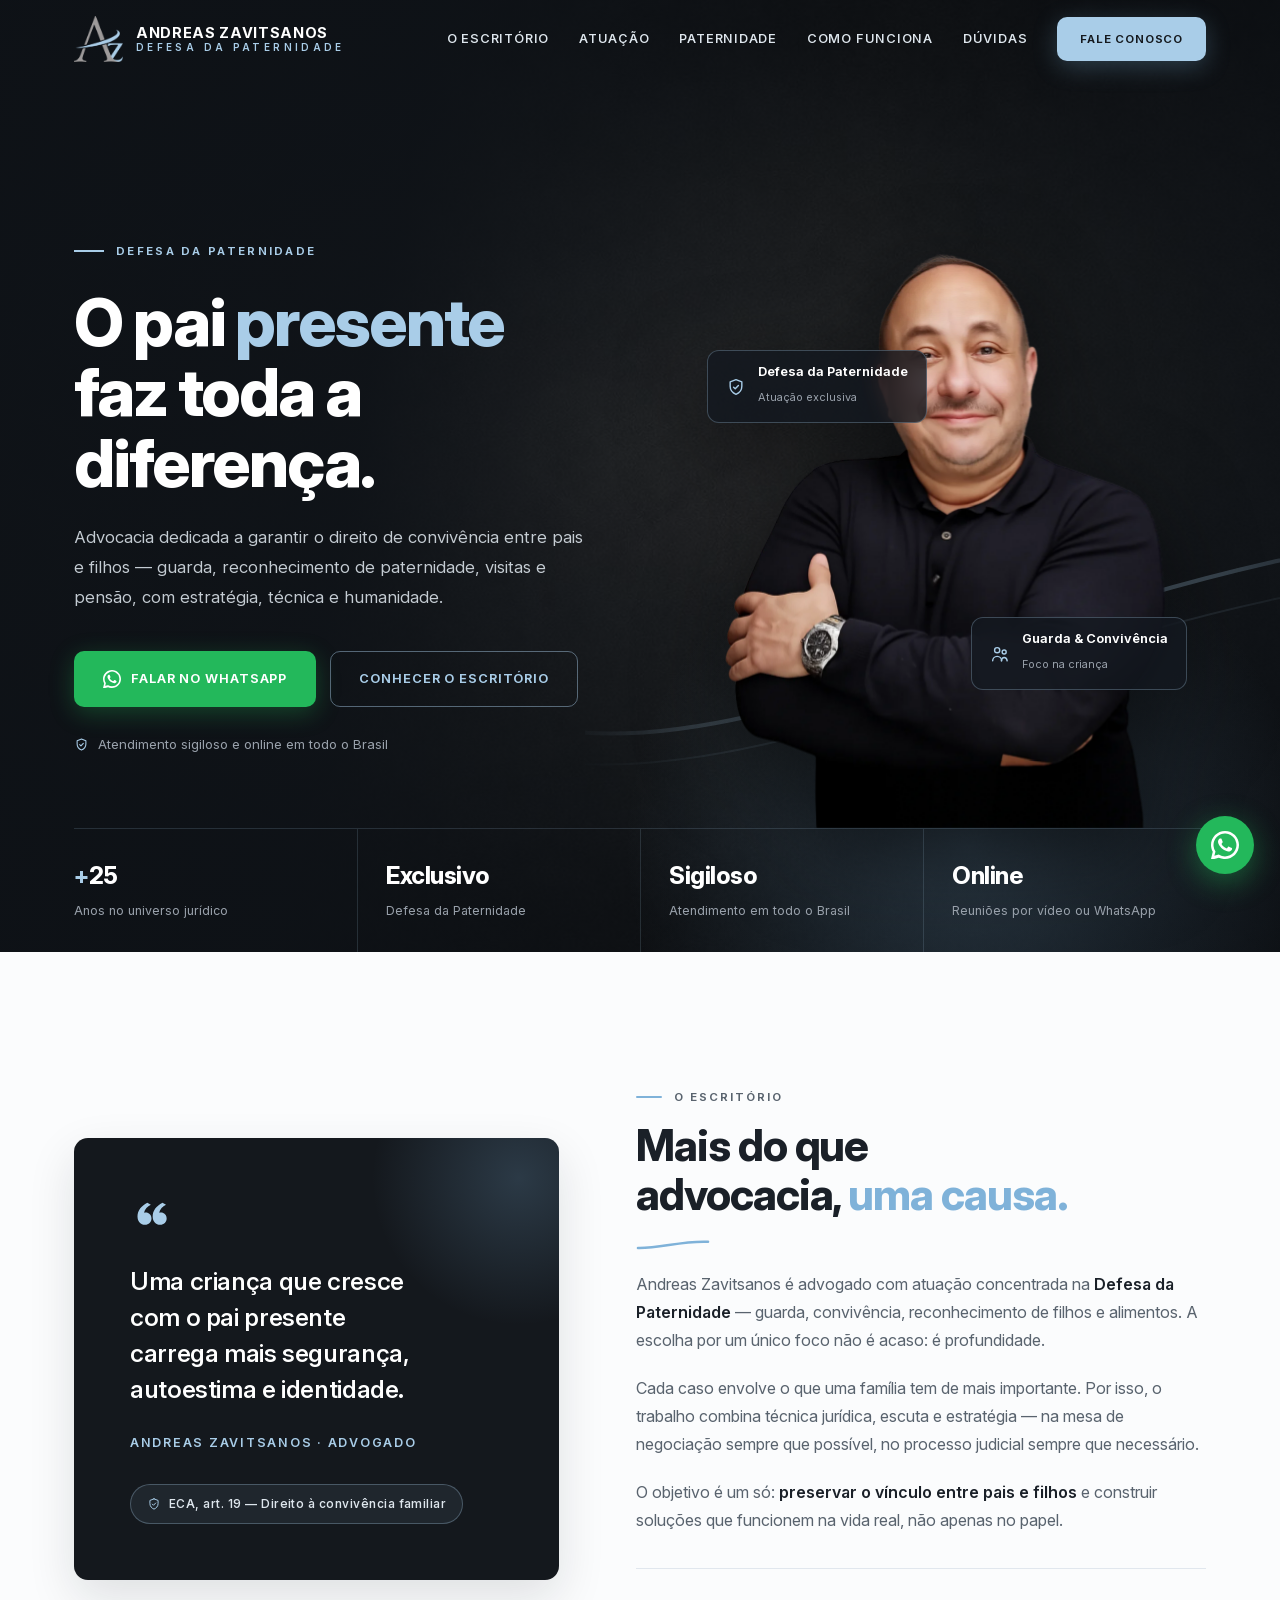
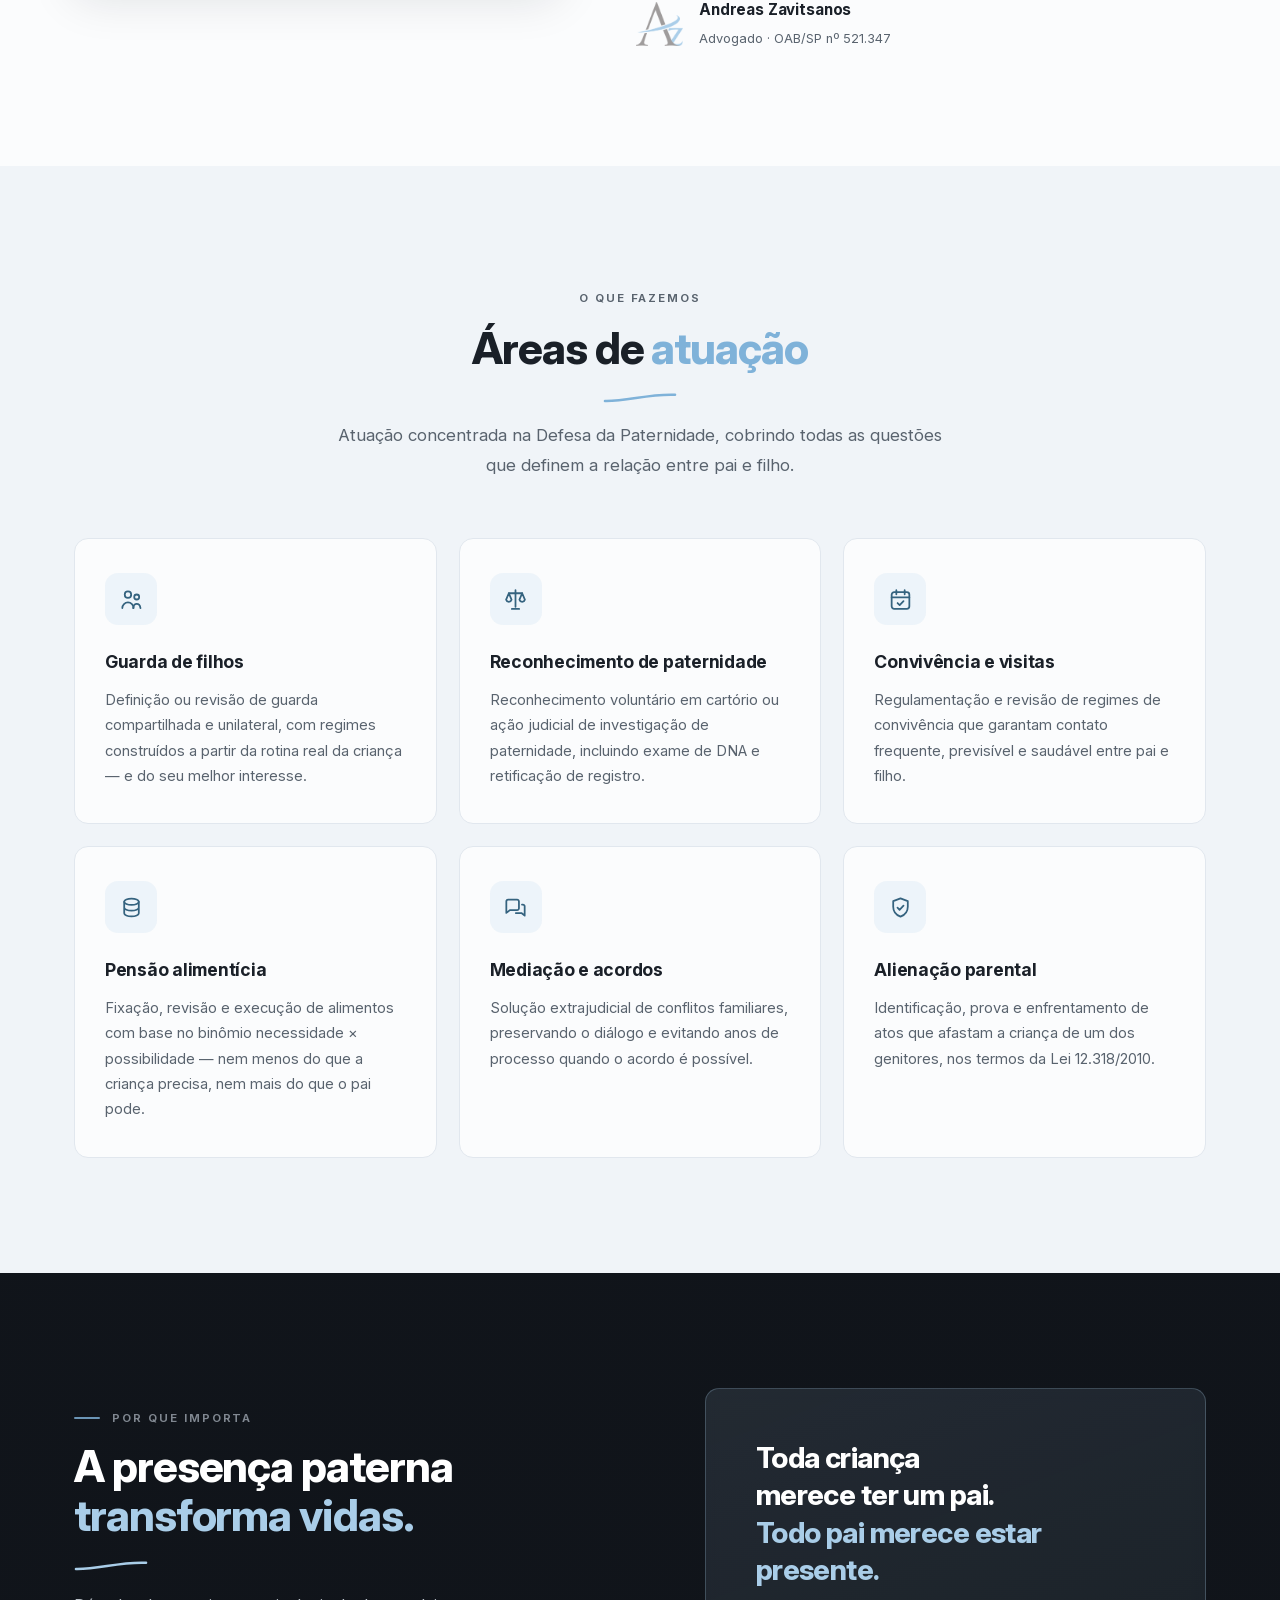
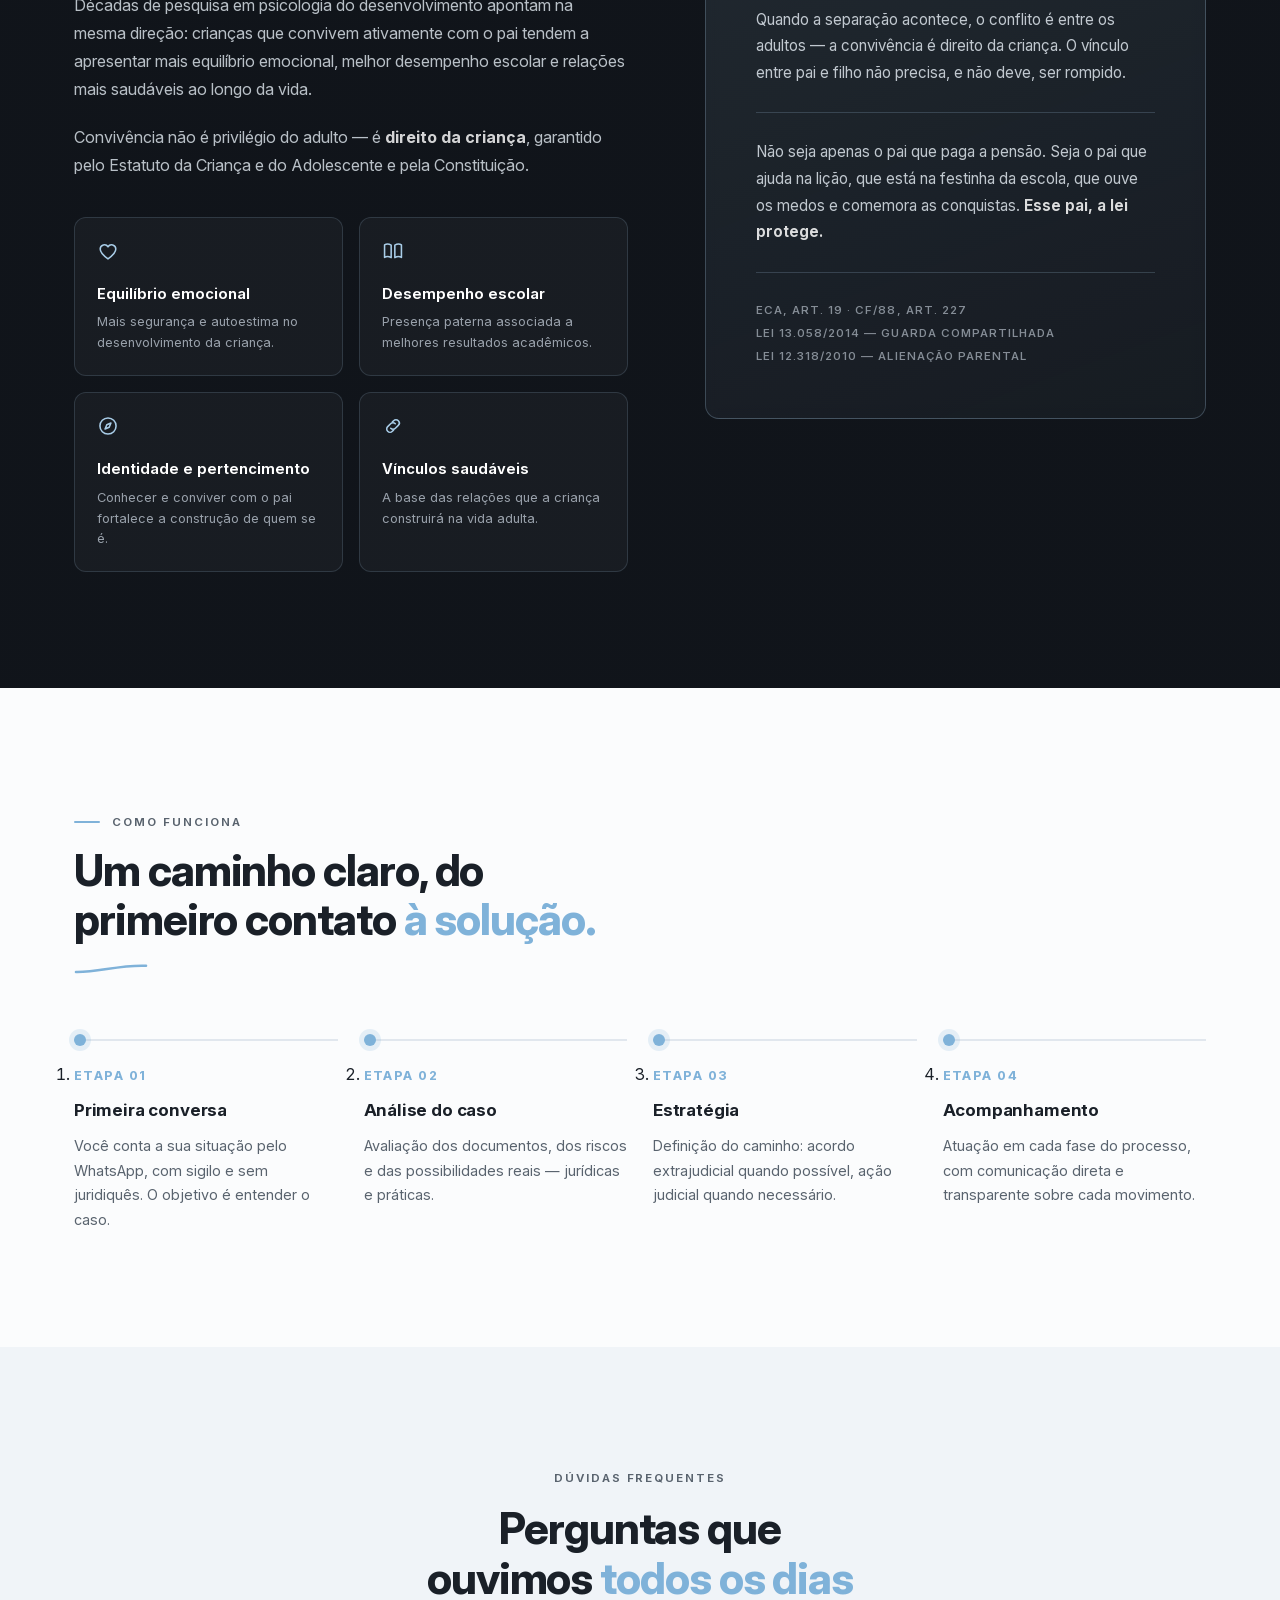
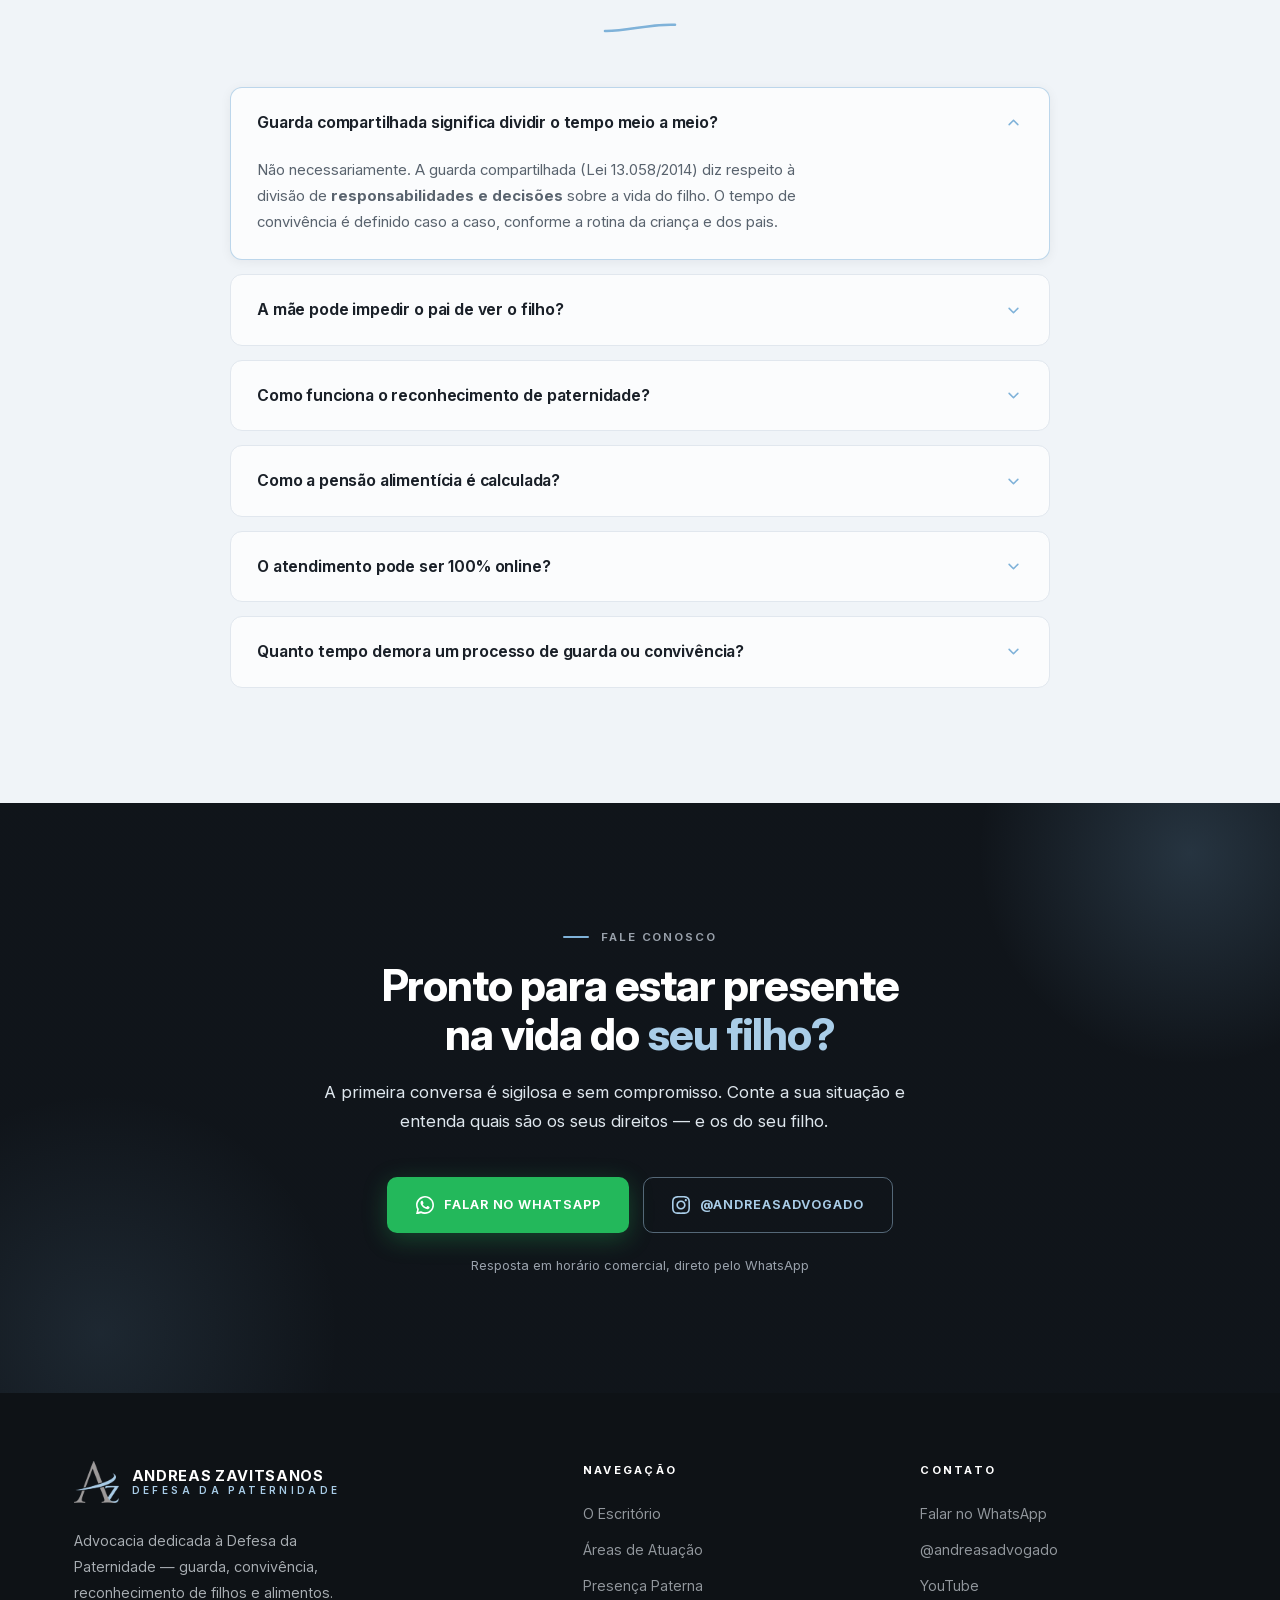
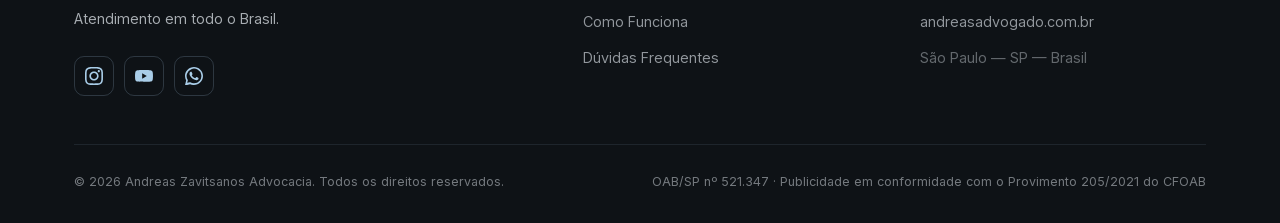
<file: index.html>
<!DOCTYPE html>
<html lang="pt-BR">
<head>
  <meta charset="UTF-8" />
  <meta name="viewport" content="width=device-width, initial-scale=1.0" />

  <!-- ======================= SEO ======================= -->
  <title>Andreas Zavitsanos — Advocacia em Defesa da Paternidade</title>
  <meta name="description" content="Advocacia dedicada à Defesa da Paternidade: guarda de filhos, convivência, reconhecimento de paternidade, pensão alimentícia e alienação parental. Atendimento sigiloso e online em todo o Brasil." />
  <link rel="canonical" href="https://andreasadvogado.com.br/" />
  <meta name="theme-color" content="#14181D" />

  <!-- Open Graph / redes sociais -->
  <meta property="og:type" content="website" />
  <meta property="og:locale" content="pt_BR" />
  <meta property="og:site_name" content="Andreas Zavitsanos Advocacia" />
  <meta property="og:title" content="Andreas Zavitsanos — Advocacia em Defesa da Paternidade" />
  <meta property="og:description" content="O pai presente faz toda a diferença. Guarda, convivência, reconhecimento de paternidade e alimentos — atendimento sigiloso e online em todo o Brasil." />
  <meta property="og:url" content="https://andreasadvogado.com.br/" />
  <meta property="og:image" content="https://andreasadvogado.com.br/assets/img/og-cover.jpg" />
  <meta property="og:image:width" content="1200" />
  <meta property="og:image:height" content="630" />
  <meta name="twitter:card" content="summary_large_image" />

  <!-- Favicons -->
  <link rel="icon" href="favicon.ico" sizes="48x48" />
  <link rel="icon" type="image/png" sizes="32x32" href="assets/img/favicon-32.png" />
  <link rel="icon" type="image/png" sizes="16x16" href="assets/img/favicon-16.png" />
  <link rel="apple-touch-icon" href="assets/img/apple-touch-icon.png" />
  <link rel="manifest" href="site.webmanifest" />

  <!-- Performance -->
  <link rel="preload" href="assets/fonts/InterVariable.woff2" as="font" type="font/woff2" crossorigin />
  <link rel="preload" href="assets/img/fundo-banner.jpg" as="image" />

  <link rel="stylesheet" href="assets/css/estilo.css" />
  <!-- Trava a proporção da foto do hero antes do CSS externo carregar (evita distorção/FOUC) -->
  <style>
    .hero-foto{position:relative;width:min(100%,440px);margin-inline:auto}
    .hero-foto img{width:100%;height:auto;aspect-ratio:880/1151;object-fit:contain}
  </style>

  <!-- Dados estruturados: escritório -->
  <script type="application/ld+json">
  {
    "@context": "https://schema.org",
    "@type": "LegalService",
    "name": "Andreas Zavitsanos Advocacia",
    "description": "Advocacia dedicada à Defesa da Paternidade: guarda, convivência, reconhecimento de paternidade, pensão alimentícia e alienação parental.",
    "url": "https://andreasadvogado.com.br",
    "image": "https://andreasadvogado.com.br/assets/img/og-cover.jpg",
    "areaServed": "São Paulo, SP, Brasil",
    "sameAs": ["https://instagram.com/andreasadvogado", "https://www.youtube.com/@andreaszavitsanos"],
    "knowsAbout": [
      "Direito de Família",
      "Guarda de filhos",
      "Reconhecimento de paternidade",
      "Direito de convivência",
      "Pensão alimentícia",
      "Alienação parental"
    ]
  }
  </script>

  <!-- Dados estruturados: FAQ -->
  <script type="application/ld+json">
  {
    "@context": "https://schema.org",
    "@type": "FAQPage",
    "mainEntity": [
      {
        "@type": "Question",
        "name": "Guarda compartilhada significa dividir o tempo meio a meio?",
        "acceptedAnswer": { "@type": "Answer", "text": "Não necessariamente. A guarda compartilhada (Lei 13.058/2014) diz respeito à divisão de responsabilidades e decisões sobre a vida do filho. O tempo de convivência é definido caso a caso, conforme a rotina da criança e dos pais." }
      },
      {
        "@type": "Question",
        "name": "A mãe pode impedir o pai de ver o filho?",
        "acceptedAnswer": { "@type": "Answer", "text": "Sem decisão judicial que restrinja o contato, não. A convivência é um direito da criança. Impedimentos injustificados podem configurar alienação parental e devem ser levados ao Judiciário." }
      },
      {
        "@type": "Question",
        "name": "Como funciona o reconhecimento de paternidade?",
        "acceptedAnswer": { "@type": "Answer", "text": "Quando há consenso, pode ser feito diretamente em cartório. Havendo recusa ou dúvida, o caminho é a ação judicial de investigação de paternidade, geralmente com exame de DNA." }
      },
      {
        "@type": "Question",
        "name": "Como a pensão alimentícia é calculada?",
        "acceptedAnswer": { "@type": "Answer", "text": "Não existe percentual fixo em lei. O valor considera as necessidades da criança e a possibilidade de quem paga — o binômio necessidade e possibilidade — e pode ser revisto quando a situação de qualquer das partes muda." }
      },
      {
        "@type": "Question",
        "name": "O atendimento pode ser 100% online?",
        "acceptedAnswer": { "@type": "Answer", "text": "Sim. Os processos tramitam eletronicamente e as reuniões podem ocorrer por vídeo ou WhatsApp, o que permite atender clientes em todo o Brasil." }
      },
      {
        "@type": "Question",
        "name": "Quanto tempo demora um processo de guarda ou convivência?",
        "acceptedAnswer": { "@type": "Answer", "text": "Depende do caso, da comarca e, principalmente, da existência de acordo. Soluções consensuais podem ser homologadas em poucos meses; disputas judiciais levam mais tempo — e é possível pedir medidas provisórias de convivência enquanto o processo corre." }
      }
    ]
  }
  </script>
</head>
<body>

  <a class="pular-conteudo" href="#inicio">Pular para o conteúdo</a>

  <!-- ============================================================
       SPRITE DE ÍCONES (SVG inline, stroke)
       ============================================================ -->
  <svg xmlns="http://www.w3.org/2000/svg" style="display:none" aria-hidden="true">
    <defs>
      <symbol id="i-whatsapp" viewBox="0 0 24 24">
        <path fill="currentColor" d="M17.472 14.382c-.297-.149-1.758-.867-2.03-.967-.273-.099-.471-.148-.67.15-.197.297-.767.966-.94 1.164-.173.199-.347.223-.644.075-.297-.15-1.255-.463-2.39-1.475-.883-.788-1.48-1.761-1.653-2.059-.173-.297-.018-.458.13-.606.134-.133.298-.347.446-.52.149-.174.198-.298.298-.497.099-.198.05-.371-.025-.52-.075-.149-.669-1.612-.916-2.207-.242-.579-.487-.5-.669-.51-.173-.008-.371-.01-.57-.01-.198 0-.52.074-.792.372-.272.297-1.04 1.016-1.04 2.479 0 1.462 1.065 2.875 1.213 3.074.149.198 2.096 3.2 5.077 4.487.709.306 1.262.489 1.694.625.712.227 1.36.195 1.871.118.571-.085 1.758-.719 2.006-1.413.248-.694.248-1.289.173-1.413-.074-.124-.272-.198-.57-.347z"/>
        <path fill="currentColor" d="M12 0C5.373 0 0 5.373 0 12c0 2.127.558 4.122 1.526 5.855L.057 23.882a.5.5 0 0 0 .61.61l6.049-1.474A11.952 11.952 0 0 0 12 24c6.627 0 12-5.373 12-12S18.627 0 12 0zm0 21.818a9.818 9.818 0 0 1-5.017-1.375l-.36-.213-3.724.907.945-3.623-.234-.374A9.818 9.818 0 1 1 12 21.818z"/>
      </symbol>

      <symbol id="i-instagram" viewBox="0 0 24 24">
        <path fill="currentColor" d="M12 2.163c3.204 0 3.584.012 4.85.07 3.252.148 4.771 1.691 4.919 4.919.058 1.265.069 1.645.069 4.849 0 3.205-.012 3.584-.069 4.849-.149 3.225-1.664 4.771-4.919 4.919-1.266.058-1.644.07-4.85.07-3.204 0-3.584-.012-4.849-.07-3.26-.149-4.771-1.699-4.919-4.92-.058-1.265-.07-1.644-.07-4.849 0-3.204.013-3.583.07-4.849.149-3.227 1.664-4.771 4.919-4.919 1.266-.057 1.645-.069 4.849-.069zm0-2.163c-3.259 0-3.667.014-4.947.072-4.358.2-6.78 2.618-6.98 6.98-.059 1.281-.073 1.689-.073 4.948 0 3.259.014 3.668.072 4.948.2 4.358 2.618 6.78 6.98 6.98 1.281.058 1.689.072 4.948.072 3.259 0 3.668-.014 4.948-.072 4.354-.2 6.782-2.618 6.979-6.98.059-1.28.073-1.689.073-4.948 0-3.259-.014-3.667-.072-4.947-.196-4.354-2.617-6.78-6.979-6.98-1.281-.059-1.69-.073-4.949-.073zm0 5.838c-3.403 0-6.162 2.759-6.162 6.162s2.759 6.163 6.162 6.163 6.162-2.759 6.162-6.163c0-3.403-2.759-6.162-6.162-6.162zm0 10.162c-2.209 0-4-1.79-4-4 0-2.209 1.791-4 4-4s4 1.791 4 4c0 2.21-1.791 4-4 4zm6.406-11.845c-.796 0-1.441.645-1.441 1.44s.645 1.44 1.441 1.44c.795 0 1.439-.645 1.439-1.44s-.644-1.44-1.439-1.44z"/>
      </symbol>

      <symbol id="i-youtube" viewBox="0 0 24 24">
        <path fill="currentColor" d="M23.5 6.507a2.79 2.79 0 0 0-1.962-1.972C19.79 4.062 12 4.062 12 4.062s-7.79 0-9.538.473A2.79 2.79 0 0 0 .5 6.507C.03 8.266.03 12 .03 12s0 3.734.47 5.493a2.79 2.79 0 0 0 1.962 1.972c1.748.473 9.538.473 9.538.473s7.79 0 9.538-.473a2.79 2.79 0 0 0 1.962-1.972c.47-1.759.47-5.493.47-5.493s0-3.734-.47-5.493zM9.545 15.568V8.432L15.727 12l-6.182 3.568z"/>
      </symbol>

      <symbol id="i-balanca" viewBox="0 0 24 24" fill="none" stroke="currentColor" stroke-width="1.7" stroke-linecap="round" stroke-linejoin="round">
        <path d="M12 3v3M5.6 6h12.8M12 6v13M8.5 21h7"/>
        <path d="M5.6 6 3 12.2a2.7 2.7 0 0 0 5.2 0L5.6 6zM18.4 6l-2.6 6.2a2.7 2.7 0 0 0 5.2 0L18.4 6z"/>
      </symbol>

      <symbol id="i-familia" viewBox="0 0 24 24" fill="none" stroke="currentColor" stroke-width="1.7" stroke-linecap="round" stroke-linejoin="round">
        <circle cx="8.6" cy="7.4" r="3.1"/>
        <path d="M3.2 20.2a5.4 5.4 0 0 1 10.8 0"/>
        <circle cx="17" cy="9.6" r="2.4"/>
        <path d="M13.6 20.2c.3-2.4 1.7-4 3.4-4 1.8 0 3.3 1.6 3.6 4"/>
      </symbol>

      <symbol id="i-calendario" viewBox="0 0 24 24" fill="none" stroke="currentColor" stroke-width="1.7" stroke-linecap="round" stroke-linejoin="round">
        <rect x="3.5" y="5" width="17" height="16" rx="2.5"/>
        <path d="M3.5 10h17M8 3v4M16 3v4M9.2 15.4l2 2 3.7-3.8"/>
      </symbol>

      <symbol id="i-moedas" viewBox="0 0 24 24" fill="none" stroke="currentColor" stroke-width="1.7" stroke-linecap="round" stroke-linejoin="round">
        <ellipse cx="12" cy="6.5" rx="7" ry="3"/>
        <path d="M5 6.5V12c0 1.66 3.1 3 7 3s7-1.34 7-3V6.5M5 12v5.5c0 1.66 3.1 3 7 3s7-1.34 7-3V12"/>
      </symbol>

      <symbol id="i-dialogo" viewBox="0 0 24 24" fill="none" stroke="currentColor" stroke-width="1.7" stroke-linecap="round" stroke-linejoin="round">
        <path d="M13.5 4.5H5A1.8 1.8 0 0 0 3.2 6.3v10.9l3.4-2.7h6.9a1.8 1.8 0 0 0 1.8-1.8V6.3a1.8 1.8 0 0 0-1.8-1.8z"/>
        <path d="M18.2 9.2h.9a1.7 1.7 0 0 1 1.7 1.7v8.9l-3.1-2.5h-5.4"/>
      </symbol>

      <symbol id="i-escudo" viewBox="0 0 24 24" fill="none" stroke="currentColor" stroke-width="1.7" stroke-linecap="round" stroke-linejoin="round">
        <path d="M12 3.2 5 5.9v5.3c0 4.6 3 8 7 9.6 4-1.6 7-5 7-9.6V5.9L12 3.2z"/>
        <path d="M9.1 12.2l2 2 3.8-3.9"/>
      </symbol>

      <symbol id="i-chevron" viewBox="0 0 24 24" fill="none" stroke="currentColor" stroke-width="2" stroke-linecap="round" stroke-linejoin="round">
        <path d="M6.5 9.3 12 14.8l5.5-5.5"/>
      </symbol>

      <symbol id="i-aspas" viewBox="0 0 24 24">
        <path fill="currentColor" d="M10.4 5.2C6.7 7.1 4.5 9.9 4.5 13.5c0 3 1.9 5 4.5 5 2.2 0 3.9-1.6 3.9-3.8 0-2.1-1.5-3.6-3.5-3.6-.3 0-.7 0-1 .1.5-2 2-3.7 4.1-4.7l-2.1-1.3zm9.1 0c-3.7 1.9-5.9 4.7-5.9 8.3 0 3 1.9 5 4.5 5 2.2 0 3.9-1.6 3.9-3.8 0-2.1-1.5-3.6-3.5-3.6-.3 0-.7 0-1 .1.5-2 2-3.7 4.1-4.7l-2.1-1.3z"/>
      </symbol>

      <symbol id="i-coracao" viewBox="0 0 24 24" fill="none" stroke="currentColor" stroke-width="1.7" stroke-linecap="round" stroke-linejoin="round">
        <path d="M12 20.6C7.4 17.4 3.5 13.9 3.5 9.9a4.6 4.6 0 0 1 8.5-2.5 4.6 4.6 0 0 1 8.5 2.5c0 4-3.9 7.5-8.5 10.7z"/>
      </symbol>

      <symbol id="i-livro" viewBox="0 0 24 24" fill="none" stroke="currentColor" stroke-width="1.7" stroke-linecap="round" stroke-linejoin="round">
        <path d="M2.8 5.4c2-1.3 4.6-1.3 7.2.2v13.6c-2.6-1.5-5.2-1.5-7.2-.2V5.4z"/>
        <path d="M21.2 5.4c-2-1.3-4.6-1.3-7.2.2v13.6c2.6-1.5 5.2-1.5 7.2-.2V5.4z"/>
      </symbol>

      <symbol id="i-bussola" viewBox="0 0 24 24" fill="none" stroke="currentColor" stroke-width="1.7" stroke-linecap="round" stroke-linejoin="round">
        <circle cx="12" cy="12" r="8.8"/>
        <path d="M15.2 8.8l-1.9 4.5-4.5 1.9 1.9-4.5 4.5-1.9z"/>
      </symbol>

      <symbol id="i-elo" viewBox="0 0 24 24" fill="none" stroke="currentColor" stroke-width="1.7" stroke-linecap="round" stroke-linejoin="round">
        <path d="M9.5 14.5a3.6 3.6 0 0 0 5.1 0l3.2-3.2a3.6 3.6 0 0 0-5.1-5.1l-1.3 1.3"/>
        <path d="M14.5 9.5a3.6 3.6 0 0 0-5.1 0l-3.2 3.2a3.6 3.6 0 0 0 5.1 5.1l1.3-1.3"/>
      </symbol>

      <!-- Swoosh: eco do traço do logo -->
      <symbol id="i-swoosh" viewBox="0 0 74 12" fill="none" stroke="currentColor" stroke-width="2.6" stroke-linecap="round">
        <path d="M2 10C24 10.5 46 2.5 72 3.8"/>
      </symbol>
    </defs>
  </svg>

  <!-- ============================================================
       HEADER
       ============================================================ -->
  <header class="topo" id="topo">
    <div class="container nav-inner">
      <a href="#inicio" class="marca" aria-label="Andreas Zavitsanos Advocacia — voltar ao início">
        <img src="assets/img/logo.png" alt="" width="480" height="451" />
        <span class="marca-nome">
          <strong>ANDREAS ZAVITSANOS</strong>
          <span>Defesa da Paternidade</span>
        </span>
      </a>

      <nav class="nav-links" aria-label="Navegação principal">
        <a href="#escritorio">O Escritório</a>
        <a href="#atuacao">Atuação</a>
        <a href="#paternidade">Paternidade</a>
        <a href="#etapas">Como Funciona</a>
        <a href="#duvidas">Dúvidas</a>
        <a class="btn btn-azul" href="https://wa.me/5511920971726?text=Ol%C3%A1%2C%20Dr.%20Andreas%21%20Vim%20pelo%20site%20e%20gostaria%20de%20conversar%20sobre%20a%20minha%20situa%C3%A7%C3%A3o."
           target="_blank" rel="noopener">Fale conosco</a>
      </nav>

      <button class="hamburger" id="hamburger" aria-label="Abrir menu" aria-expanded="false" aria-controls="menuMobile">
        <span></span><span></span><span></span>
      </button>
    </div>
  </header>

  <!-- Menu mobile -->
  <nav class="menu-mobile" id="menuMobile" aria-label="Menu">
    <a href="#escritorio">O Escritório</a>
    <a href="#atuacao">Atuação</a>
    <a href="#paternidade">Paternidade</a>
    <a href="#etapas">Como Funciona</a>
    <a href="#duvidas">Dúvidas</a>
    <a class="btn btn-azul" href="https://wa.me/5511920971726?text=Ol%C3%A1%2C%20Dr.%20Andreas%21%20Vim%20pelo%20site%20e%20gostaria%20de%20conversar%20sobre%20a%20minha%20situa%C3%A7%C3%A3o."
       target="_blank" rel="noopener">Falar no WhatsApp</a>
  </nav>

  <main id="inicio">

    <!-- ============================================================
         HERO
         ============================================================ -->
    <section class="hero" aria-label="Apresentação">
      <div class="container">
        <div class="hero-grid">

          <div class="hero-conteudo">
            <p class="hero-tag">Defesa da Paternidade</p>

            <h1 class="hero-titulo">
              O pai <span class="acento">presente</span><br />
              faz toda a diferença.
            </h1>

            <p class="hero-sub">
              Advocacia dedicada a garantir o direito de convivência entre pais e filhos —
              guarda, reconhecimento de paternidade, visitas e pensão, com estratégia,
              técnica e humanidade.
            </p>

            <div class="hero-acoes">
              <a class="btn btn-whats" href="https://wa.me/5511920971726?text=Ol%C3%A1%2C%20Dr.%20Andreas%21%20Vim%20pelo%20site%20e%20gostaria%20de%20conversar%20sobre%20a%20minha%20situa%C3%A7%C3%A3o."
                 target="_blank" rel="noopener">
                <svg aria-hidden="true"><use href="#i-whatsapp"/></svg>
                Falar no WhatsApp
              </a>
              <a class="btn btn-fantasma" href="#escritorio">Conhecer o escritório</a>
            </div>

            <p class="hero-nota">
              <svg aria-hidden="true"><use href="#i-escudo"/></svg>
              Atendimento sigiloso e online em todo o Brasil
            </p>
          </div>

          <div class="hero-visual" aria-hidden="true">
            <!-- Swoosh grande: assinatura da marca atrás da foto -->
            <svg class="hero-swoosh" viewBox="0 0 720 300" fill="none" xmlns="http://www.w3.org/2000/svg">
              <defs>
                <linearGradient id="gswoosh" x1="0" y1="0" x2="1" y2="0">
                  <stop offset="0" stop-color="#A9CDE8" stop-opacity="0"/>
                  <stop offset=".55" stop-color="#A9CDE8"/>
                  <stop offset="1" stop-color="#A9CDE8" stop-opacity=".2"/>
                </linearGradient>
              </defs>
              <path d="M-20 238C180 262 420 120 740 58" stroke="url(#gswoosh)" stroke-width="4" stroke-linecap="round"/>
              <path d="M-20 270C195 288 435 152 740 96" stroke="url(#gswoosh)" stroke-width="2" stroke-linecap="round" opacity=".4"/>
            </svg>

            <div class="hero-foto">
              <div class="hero-selo selo-1">
                <svg aria-hidden="true"><use href="#i-escudo"/></svg>
                <div><strong>Defesa da Paternidade</strong><span>Atuação exclusiva</span></div>
              </div>
              <div class="hero-selo selo-2">
                <svg aria-hidden="true"><use href="#i-familia"/></svg>
                <div><strong>Guarda &amp; Convivência</strong><span>Foco na criança</span></div>
              </div>

              <picture>
                <source srcset="assets/img/andreas.webp" type="image/webp" />
                <img src="assets/img/andreas.png" alt="Dr. Andreas Zavitsanos, advogado de família"
                     width="880" height="1151" fetchpriority="high" />
              </picture>
            </div>
          </div>
        </div>

        <!-- Credenciais -->
        <div class="hero-stats" role="list" aria-label="Credenciais do escritório">
          <div class="stat" role="listitem">
            <div class="stat-valor"><em>+</em>25</div>
            <div class="stat-rotulo">Anos no universo jurídico</div>
          </div>
          <div class="stat" role="listitem">
            <div class="stat-valor">Exclusivo</div>
            <div class="stat-rotulo">Defesa da Paternidade</div>
          </div>
          <div class="stat" role="listitem">
            <div class="stat-valor">Sigiloso</div>
            <div class="stat-rotulo">Atendimento em todo o Brasil</div>
          </div>
          <div class="stat" role="listitem">
            <div class="stat-valor">Online</div>
            <div class="stat-rotulo">Reuniões por vídeo ou WhatsApp</div>
          </div>
        </div>
      </div>
    </section>

    <!-- ============================================================
         O ESCRITÓRIO
         ============================================================ -->
    <section class="secao" id="escritorio" aria-labelledby="t-escritorio">
      <div class="container escritorio-grid">

        <div class="painel-citacao reveal">
          <svg class="aspas" aria-hidden="true"><use href="#i-aspas"/></svg>
          <blockquote>
            Uma criança que cresce com o pai presente carrega mais segurança,
            autoestima e identidade.
          </blockquote>
          <cite>Andreas Zavitsanos · Advogado</cite>
          <div class="chip-lei">
            <svg aria-hidden="true"><use href="#i-escudo"/></svg>
            ECA, art. 19 — Direito à convivência familiar
          </div>
        </div>

        <div class="escritorio-texto reveal">
          <p class="overline">O escritório</p>
          <h2 class="titulo" id="t-escritorio">Mais do que advocacia, <span class="acento">uma causa.</span></h2>
          <svg class="swoosh" aria-hidden="true"><use href="#i-swoosh"/></svg>

          <p>
            Andreas Zavitsanos é advogado com atuação concentrada na <strong>Defesa da
            Paternidade</strong> — guarda, convivência, reconhecimento de filhos e alimentos.
            A escolha por um único foco não é acaso: é profundidade.
          </p>
          <p>
            Cada caso envolve o que uma família tem de mais importante. Por isso, o trabalho
            combina técnica jurídica, escuta e estratégia — na mesa de negociação sempre que
            possível, no processo judicial sempre que necessário.
          </p>
          <p>
            O objetivo é um só: <strong>preservar o vínculo entre pais e filhos</strong> e
            construir soluções que funcionem na vida real, não apenas no papel.
          </p>

          <div class="assinatura">
            <img src="assets/img/logo.png" alt="" />
            <div>
              <strong>Andreas Zavitsanos</strong>
              <span>Advogado · OAB/SP nº 521.347</span>
            </div>
          </div>
        </div>
      </div>
    </section>

    <!-- ============================================================
         ÁREAS DE ATUAÇÃO
         ============================================================ -->
    <section class="secao secao-alt" id="atuacao" aria-labelledby="t-atuacao">
      <div class="container">
        <div class="centro reveal" style="max-width:640px; margin-inline:auto;">
          <p class="overline">O que fazemos</p>
          <h2 class="titulo" id="t-atuacao">Áreas de <span class="acento">atuação</span></h2>
          <svg class="swoosh" aria-hidden="true"><use href="#i-swoosh"/></svg>
          <p class="lead">
            Atuação concentrada na Defesa da Paternidade, cobrindo todas as questões
            que definem a relação entre pai e filho.
          </p>
        </div>

        <div class="areas-grid">
          <article class="area-card reveal">
            <div class="area-icone"><svg aria-hidden="true"><use href="#i-familia"/></svg></div>
            <h3>Guarda de filhos</h3>
            <p>Definição ou revisão de guarda compartilhada e unilateral, com regimes construídos a partir da rotina real da criança — e do seu melhor interesse.</p>
          </article>

          <article class="area-card reveal">
            <div class="area-icone"><svg aria-hidden="true"><use href="#i-balanca"/></svg></div>
            <h3>Reconhecimento de paternidade</h3>
            <p>Reconhecimento voluntário em cartório ou ação judicial de investigação de paternidade, incluindo exame de DNA e retificação de registro.</p>
          </article>

          <article class="area-card reveal">
            <div class="area-icone"><svg aria-hidden="true"><use href="#i-calendario"/></svg></div>
            <h3>Convivência e visitas</h3>
            <p>Regulamentação e revisão de regimes de convivência que garantam contato frequente, previsível e saudável entre pai e filho.</p>
          </article>

          <article class="area-card reveal">
            <div class="area-icone"><svg aria-hidden="true"><use href="#i-moedas"/></svg></div>
            <h3>Pensão alimentícia</h3>
            <p>Fixação, revisão e execução de alimentos com base no binômio necessidade × possibilidade — nem menos do que a criança precisa, nem mais do que o pai pode.</p>
          </article>

          <article class="area-card reveal">
            <div class="area-icone"><svg aria-hidden="true"><use href="#i-dialogo"/></svg></div>
            <h3>Mediação e acordos</h3>
            <p>Solução extrajudicial de conflitos familiares, preservando o diálogo e evitando anos de processo quando o acordo é possível.</p>
          </article>

          <article class="area-card reveal">
            <div class="area-icone"><svg aria-hidden="true"><use href="#i-escudo"/></svg></div>
            <h3>Alienação parental</h3>
            <p>Identificação, prova e enfrentamento de atos que afastam a criança de um dos genitores, nos termos da Lei 12.318/2010.</p>
          </article>
        </div>
      </div>
    </section>

    <!-- ============================================================
         PATERNIDADE (escura)
         ============================================================ -->
    <section class="secao escuro" id="paternidade" aria-labelledby="t-paternidade">
      <div class="container paternidade-grid">

        <div class="paternidade-texto">
          <div class="reveal">
            <p class="overline">Por que importa</p>
            <h2 class="titulo" id="t-paternidade">A presença paterna <span class="acento">transforma vidas.</span></h2>
            <svg class="swoosh" aria-hidden="true"><use href="#i-swoosh"/></svg>
            <p>
              Décadas de pesquisa em psicologia do desenvolvimento apontam na mesma direção:
              crianças que convivem ativamente com o pai tendem a apresentar mais equilíbrio
              emocional, melhor desempenho escolar e relações mais saudáveis ao longo da vida.
            </p>
            <p>
              Convivência não é privilégio do adulto — é <strong style="color:#fff">direito da criança</strong>,
              garantido pelo Estatuto da Criança e do Adolescente e pela Constituição.
            </p>
          </div>

          <div class="pilares">
            <div class="pilar reveal">
              <svg aria-hidden="true"><use href="#i-coracao"/></svg>
              <strong>Equilíbrio emocional</strong>
              <span>Mais segurança e autoestima no desenvolvimento da criança.</span>
            </div>
            <div class="pilar reveal">
              <svg aria-hidden="true"><use href="#i-livro"/></svg>
              <strong>Desempenho escolar</strong>
              <span>Presença paterna associada a melhores resultados acadêmicos.</span>
            </div>
            <div class="pilar reveal">
              <svg aria-hidden="true"><use href="#i-bussola"/></svg>
              <strong>Identidade e pertencimento</strong>
              <span>Conhecer e conviver com o pai fortalece a construção de quem se é.</span>
            </div>
            <div class="pilar reveal">
              <svg aria-hidden="true"><use href="#i-elo"/></svg>
              <strong>Vínculos saudáveis</strong>
              <span>A base das relações que a criança construirá na vida adulta.</span>
            </div>
          </div>
        </div>

        <aside class="manifesto reveal" aria-label="Manifesto do escritório">
          <h3>Toda criança merece ter um pai.<br /><span class="acento">Todo pai merece estar presente.</span></h3>
          <p>
            Quando a separação acontece, o conflito é entre os adultos — a convivência é
            direito da criança. O vínculo entre pai e filho não precisa, e não deve, ser rompido.
          </p>
          <hr />
          <p>
            Não seja apenas o pai que paga a pensão. Seja o pai que ajuda na lição, que está
            na festinha da escola, que ouve os medos e comemora as conquistas.
            <strong>Esse pai, a lei protege.</strong>
          </p>
          <hr />
          <p class="leis">
            ECA, art. 19 · CF/88, art. 227<br />
            Lei 13.058/2014 — Guarda Compartilhada<br />
            Lei 12.318/2010 — Alienação Parental
          </p>
        </aside>
      </div>
    </section>

    <!-- ============================================================
         ETAPAS DO ATENDIMENTO
         ============================================================ -->
    <section class="secao" id="etapas" aria-labelledby="t-etapas">
      <div class="container">
        <div class="reveal" style="max-width:640px;">
          <p class="overline">Como funciona</p>
          <h2 class="titulo" id="t-etapas">Um caminho claro, do primeiro contato <span class="acento">à solução.</span></h2>
          <svg class="swoosh" aria-hidden="true"><use href="#i-swoosh"/></svg>
        </div>

        <ol class="etapas-grid">
          <li class="etapa reveal">
            <span class="etapa-num">ETAPA 01</span>
            <h3>Primeira conversa</h3>
            <p>Você conta a sua situação pelo WhatsApp, com sigilo e sem juridiquês. O objetivo é entender o caso.</p>
          </li>
          <li class="etapa reveal">
            <span class="etapa-num">ETAPA 02</span>
            <h3>Análise do caso</h3>
            <p>Avaliação dos documentos, dos riscos e das possibilidades reais — jurídicas e práticas.</p>
          </li>
          <li class="etapa reveal">
            <span class="etapa-num">ETAPA 03</span>
            <h3>Estratégia</h3>
            <p>Definição do caminho: acordo extrajudicial quando possível, ação judicial quando necessário.</p>
          </li>
          <li class="etapa reveal">
            <span class="etapa-num">ETAPA 04</span>
            <h3>Acompanhamento</h3>
            <p>Atuação em cada fase do processo, com comunicação direta e transparente sobre cada movimento.</p>
          </li>
        </ol>
      </div>
    </section>

    <!-- ============================================================
         DÚVIDAS FREQUENTES
         ============================================================ -->
    <section class="secao secao-alt" id="duvidas" aria-labelledby="t-duvidas">
      <div class="container">
        <div class="centro reveal" style="max-width:620px; margin-inline:auto;">
          <p class="overline">Dúvidas frequentes</p>
          <h2 class="titulo" id="t-duvidas">Perguntas que ouvimos <span class="acento">todos os dias</span></h2>
          <svg class="swoosh" aria-hidden="true"><use href="#i-swoosh"/></svg>
        </div>

        <div class="faq-lista">
          <details class="faq-item reveal" name="faq" open>
            <summary>Guarda compartilhada significa dividir o tempo meio a meio? <svg aria-hidden="true"><use href="#i-chevron"/></svg></summary>
            <div class="faq-corpo"><p>Não necessariamente. A guarda compartilhada (Lei 13.058/2014) diz respeito à divisão de <strong>responsabilidades e decisões</strong> sobre a vida do filho. O tempo de convivência é definido caso a caso, conforme a rotina da criança e dos pais.</p></div>
          </details>

          <details class="faq-item reveal" name="faq">
            <summary>A mãe pode impedir o pai de ver o filho? <svg aria-hidden="true"><use href="#i-chevron"/></svg></summary>
            <div class="faq-corpo"><p>Sem decisão judicial que restrinja o contato, não. A convivência é um direito da criança. Impedimentos injustificados podem configurar alienação parental e devem ser levados ao Judiciário.</p></div>
          </details>

          <details class="faq-item reveal" name="faq">
            <summary>Como funciona o reconhecimento de paternidade? <svg aria-hidden="true"><use href="#i-chevron"/></svg></summary>
            <div class="faq-corpo"><p>Quando há consenso, pode ser feito diretamente em cartório. Havendo recusa ou dúvida, o caminho é a ação judicial de investigação de paternidade, geralmente com exame de DNA.</p></div>
          </details>

          <details class="faq-item reveal" name="faq">
            <summary>Como a pensão alimentícia é calculada? <svg aria-hidden="true"><use href="#i-chevron"/></svg></summary>
            <div class="faq-corpo"><p>Não existe percentual fixo em lei. O valor considera as necessidades da criança e a possibilidade de quem paga — o chamado binômio <strong>necessidade × possibilidade</strong> — e pode ser revisto quando a situação de qualquer das partes muda.</p></div>
          </details>

          <details class="faq-item reveal" name="faq">
            <summary>O atendimento pode ser 100% online? <svg aria-hidden="true"><use href="#i-chevron"/></svg></summary>
            <div class="faq-corpo"><p>Sim. Os processos tramitam eletronicamente e as reuniões podem ocorrer por vídeo ou WhatsApp, o que permite atender clientes em todo o Brasil.</p></div>
          </details>

          <details class="faq-item reveal" name="faq">
            <summary>Quanto tempo demora um processo de guarda ou convivência? <svg aria-hidden="true"><use href="#i-chevron"/></svg></summary>
            <div class="faq-corpo"><p>Depende do caso, da comarca e, principalmente, da existência de acordo. Soluções consensuais podem ser homologadas em poucos meses; disputas judiciais levam mais tempo — e é possível pedir <strong>medidas provisórias de convivência</strong> enquanto o processo corre.</p></div>
          </details>
        </div>
      </div>
    </section>

    <!-- ============================================================
         CTA FINAL
         ============================================================ -->
    <section class="secao escuro cta-final" id="contato" aria-labelledby="t-contato">
      <div class="container cta-inner">
        <p class="overline reveal" style="justify-content:center;">Fale conosco</p>
        <h2 class="titulo reveal" id="t-contato">
          Pronto para estar presente<br />na vida do <span class="acento">seu filho?</span>
        </h2>
        <p class="lead reveal">
          A primeira conversa é sigilosa e sem compromisso. Conte a sua situação e
          entenda quais são os seus direitos — e os do seu filho.
        </p>

        <div class="cta-acoes reveal">
          <a class="btn btn-whats" href="https://wa.me/5511920971726?text=Ol%C3%A1%2C%20Dr.%20Andreas%21%20Vim%20pelo%20site%20e%20gostaria%20de%20conversar%20sobre%20a%20minha%20situa%C3%A7%C3%A3o."
             target="_blank" rel="noopener">
            <svg aria-hidden="true"><use href="#i-whatsapp"/></svg>
            Falar no WhatsApp
          </a>
          <a class="btn btn-fantasma" href="https://instagram.com/andreasadvogado" target="_blank" rel="noopener">
            <svg aria-hidden="true"><use href="#i-instagram"/></svg>
            @andreasadvogado
          </a>
        </div>

        <p class="cta-micro reveal">Resposta em horário comercial, direto pelo WhatsApp</p>
      </div>
    </section>
  </main>

  <!-- ============================================================
       FOOTER
       ============================================================ -->
  <footer class="rodape" aria-label="Rodapé">
    <div class="container">
      <div class="rodape-grid">

        <div>
          <a href="#inicio" class="marca" aria-label="Voltar ao início">
            <img src="assets/img/logo.png" alt="" />
            <span class="marca-nome">
              <strong>ANDREAS ZAVITSANOS</strong>
              <span>Defesa da Paternidade</span>
            </span>
          </a>
          <p class="rodape-desc">
            Advocacia dedicada à Defesa da Paternidade — guarda, convivência,
            reconhecimento de filhos e alimentos. Atendimento em todo o Brasil.
          </p>
          <div class="rodape-social">
            <a href="https://instagram.com/andreasadvogado" target="_blank" rel="noopener" aria-label="Instagram @andreasadvogado">
              <svg aria-hidden="true"><use href="#i-instagram"/></svg>
            </a>
            <a href="https://www.youtube.com/@andreaszavitsanos" target="_blank" rel="noopener" aria-label="YouTube de Andreas Zavitsanos">
              <svg aria-hidden="true"><use href="#i-youtube"/></svg>
            </a>
            <a href="https://wa.me/5511920971726" target="_blank" rel="noopener" aria-label="WhatsApp">
              <svg aria-hidden="true"><use href="#i-whatsapp"/></svg>
            </a>
          </div>
        </div>

        <nav aria-label="Links do rodapé">
          <h4>Navegação</h4>
          <div class="rodape-links">
            <a href="#escritorio">O Escritório</a>
            <a href="#atuacao">Áreas de Atuação</a>
            <a href="#paternidade">Presença Paterna</a>
            <a href="#etapas">Como Funciona</a>
            <a href="#duvidas">Dúvidas Frequentes</a>
            <!-- Área restrita da plataforma jurídica (descomentar quando publicar):
            <a href="https://SUA-PLATAFORMA.vercel.app" target="_blank" rel="noopener">Área restrita</a> -->
          </div>
        </nav>

        <div>
          <h4>Contato</h4>
          <div class="rodape-links">
            <a href="https://wa.me/5511920971726?text=Ol%C3%A1%2C%20Dr.%20Andreas%21%20Vim%20pelo%20site%20e%20gostaria%20de%20conversar%20sobre%20a%20minha%20situa%C3%A7%C3%A3o." target="_blank" rel="noopener">Falar no WhatsApp</a>
            <a href="https://instagram.com/andreasadvogado" target="_blank" rel="noopener">@andreasadvogado</a>
            <a href="https://www.youtube.com/@andreaszavitsanos" target="_blank" rel="noopener">YouTube</a>
            <a href="https://andreasadvogado.com.br">andreasadvogado.com.br</a>
            <span class="mudo">São Paulo — SP — Brasil</span>
          </div>
        </div>
      </div>

      <div class="rodape-base">
        <p>© <span id="ano">2026</span> Andreas Zavitsanos Advocacia. Todos os direitos reservados.</p>
        <!-- EDITAR: número da OAB -->
        <p>OAB/SP nº 521.347 · Publicidade em conformidade com o Provimento 205/2021 do CFOAB</p>
      </div>
    </div>
  </footer>

  <!-- WhatsApp flutuante -->
  <a class="whats-flutuante"
     href="https://wa.me/5511920971726?text=Ol%C3%A1%2C%20Dr.%20Andreas%21%20Vim%20pelo%20site%20e%20gostaria%20de%20conversar%20sobre%20a%20minha%20situa%C3%A7%C3%A3o."
     target="_blank" rel="noopener" aria-label="Conversar pelo WhatsApp">
    <span class="whats-dica">Fale agora pelo WhatsApp</span>
    <svg aria-hidden="true"><use href="#i-whatsapp"/></svg>
  </a>

  <script src="assets/js/main.js" defer></script>
</body>
</html>
</file>
<file: assets/css/estilo.css>
/* ============================================================
   ANDREAS ZAVITSANOS ADVOCACIA — estilo.css
   Identidade: grafite escuro (banner) + azul claro (logo) + aço
   Tipografia: Inter Variable (self-hosted em assets/fonts)
   ============================================================ */

/* ---------- Fonte ---------- */
@font-face {
  font-family: 'Inter';
  src: url('../fonts/InterVariable.woff2') format('woff2');
  font-weight: 100 900;
  font-style: normal;
  font-display: swap;
}

/* ---------- Tokens ---------- */
:root {
  /* Cores — derivadas dos assets da marca */
  --ink:        #14181D;   /* grafite do banner (fundo escuro base) */
  --ink-2:      #1B212A;   /* superfícies elevadas no escuro */
  --ink-3:      #242D38;   /* bordas / divisores no escuro */
  --blue:       #A9CDE8;   /* azul do "Z" do logo — acento principal */
  --blue-forte: #7FB2D9;   /* hover / detalhes */
  --steel:      #99A1AB;   /* cinza do "A" do logo — texto secundário dark */
  --gelo:       #DEE6ED;   /* texto de apoio sobre escuro */
  --paper:      #FBFCFD;   /* fundo claro principal */
  --paper-2:    #F0F4F8;   /* fundo claro alternado (frio) */
  --texto:      #1A2028;   /* texto principal sobre claro */
  --texto-2:    #59636E;   /* texto secundário sobre claro */
  --linha:      #E1E7EE;   /* bordas sobre claro */
  --whats:      #23B85B;   /* WhatsApp (levemente dessaturado) */

  /* Tipografia */
  --fonte: 'Inter', 'Segoe UI', system-ui, -apple-system, Arial, sans-serif;

  /* Métricas */
  --container: 1180px;
  --sec: clamp(72px, 9vw, 124px);   /* respiro vertical das seções */
  --radius: 14px;
  --radius-sm: 10px;
  --transicao: .3s cubic-bezier(.4, 0, .2, 1);

  --sombra-1: 0 2px 12px rgba(16, 22, 30, .06);
  --sombra-2: 0 18px 48px rgba(16, 22, 30, .12);
}

/* ---------- Reset / base ---------- */
*, *::before, *::after { box-sizing: border-box; margin: 0; padding: 0; }

html { scroll-behavior: smooth; }

/* Âncoras não ficam escondidas sob o header fixo */
[id] { scroll-margin-top: 86px; }

body {
  font-family: var(--fonte);
  font-size: 1rem;
  line-height: 1.75;
  color: var(--texto);
  background: var(--paper);
  -webkit-font-smoothing: antialiased;
  overflow-x: hidden;
}

img { max-width: 100%; display: block; }
a { color: inherit; text-decoration: none; }
ul { list-style: none; }
button { font: inherit; background: none; border: none; cursor: pointer; color: inherit; }

.container {
  max-width: var(--container);
  margin-inline: auto;
  padding-inline: 24px;
}

/* Acessibilidade */
.pular-conteudo {
  position: absolute;
  left: -9999px;
  top: 0;
  z-index: 2000;
  background: var(--blue);
  color: var(--ink);
  font-weight: 600;
  padding: 10px 18px;
  border-radius: 0 0 var(--radius-sm) 0;
}
.pular-conteudo:focus { left: 0; }

:focus-visible {
  outline: 2px solid var(--blue-forte);
  outline-offset: 3px;
  border-radius: 4px;
}

::selection { background: rgba(169, 205, 232, .45); }

/* ---------- Tipos utilitários ---------- */
.overline {
  display: inline-flex;
  align-items: center;
  gap: 12px;
  font-size: .72rem;
  font-weight: 650;
  letter-spacing: .17em;
  text-transform: uppercase;
  color: var(--texto-2);
}
.overline::before {
  content: '';
  width: 26px;
  height: 2px;
  border-radius: 2px;
  background: var(--blue-forte);
}
.escuro .overline { color: var(--steel); }

.titulo {
  font-size: clamp(1.9rem, 3.6vw, 2.7rem);
  font-weight: 750;
  letter-spacing: -.025em;
  line-height: 1.14;
  margin: 14px 0 0;
  text-wrap: balance;
}
.titulo .acento { color: var(--blue-forte); }
.escuro .titulo { color: #fff; }
.escuro .titulo .acento { color: var(--blue); }

/* Swoosh — eco do traço do logo, assinatura visual das seções */
.swoosh {
  display: block;
  width: 74px;
  height: 12px;
  margin-top: 18px;
  color: var(--blue-forte);
}
.escuro .swoosh { color: var(--blue); }

.lead {
  font-size: 1.06rem;
  color: var(--texto-2);
  max-width: 62ch;
  margin-top: 18px;
}
.escuro .lead { color: var(--gelo); opacity: .85; }

.centro { text-align: center; }
.centro .overline { justify-content: center; }
.centro .overline::before { display: none; }
.centro .swoosh, .centro .lead { margin-inline: auto; }

/* ---------- Botões ---------- */
.btn {
  display: inline-flex;
  align-items: center;
  justify-content: center;
  gap: 10px;
  font-size: .8rem;
  font-weight: 650;
  letter-spacing: .07em;
  text-transform: uppercase;
  padding: 16px 28px;
  border-radius: var(--radius-sm);
  border: 1.5px solid transparent;
  transition: transform var(--transicao), background var(--transicao),
              border-color var(--transicao), color var(--transicao),
              box-shadow var(--transicao);
  white-space: nowrap;
}
.btn:hover { transform: translateY(-2px); }
.btn:active { transform: translateY(0); }
.btn svg { width: 18px; height: 18px; flex: none; }

.btn-azul {
  background: var(--blue);
  color: var(--ink);
  box-shadow: 0 6px 24px rgba(127, 178, 217, .28);
}
.btn-azul:hover { background: var(--blue-forte); }

.btn-fantasma {
  border-color: rgba(169, 205, 232, .45);
  color: var(--blue);
}
.btn-fantasma:hover { border-color: var(--blue); background: rgba(169, 205, 232, .08); }

.btn-fantasma-claro {
  border-color: var(--linha);
  color: var(--texto);
}
.btn-fantasma-claro:hover { border-color: var(--blue-forte); color: var(--blue-forte); }

.btn-whats {
  background: var(--whats);
  color: #fff;
  box-shadow: 0 6px 24px rgba(35, 184, 91, .3);
}
.btn-whats:hover { background: #1ea551; }

/* ---------- Animação de entrada ---------- */
.reveal {
  opacity: 0;
  transform: translateY(26px);
  transition: opacity .7s ease, transform .7s ease;
  transition-delay: var(--atraso, 0ms);
}
.reveal.em-tela { opacity: 1; transform: none; }

/* ============================================================
   HEADER
   ============================================================ */
.topo {
  position: fixed;
  inset: 0 0 auto;
  z-index: 1000;
  padding-block: 16px;
  transition: background var(--transicao), padding var(--transicao),
              border-color var(--transicao);
  border-bottom: 1px solid transparent;
}
.topo.rolou {
  background: rgba(16, 20, 25, .88);
  backdrop-filter: blur(14px);
  -webkit-backdrop-filter: blur(14px);
  border-color: rgba(169, 205, 232, .12);
  padding-block: 10px;
}

.nav-inner {
  display: flex;
  align-items: center;
  justify-content: space-between;
  gap: 24px;
}

.marca {
  display: inline-flex;
  align-items: center;
  gap: 13px;
}
.marca img { height: 46px; width: auto; }
.marca-nome {
  display: flex;
  flex-direction: column;
  line-height: 1.15;
}
.marca-nome strong {
  font-size: .92rem;
  font-weight: 700;
  letter-spacing: .045em;
  color: #fff;
}
.marca-nome span {
  font-size: .62rem;
  font-weight: 600;
  letter-spacing: .34em;
  text-transform: uppercase;
  color: var(--blue);
}

.nav-links {
  display: flex;
  align-items: center;
  gap: 30px;
}
.nav-links a:not(.btn) {
  font-size: .8rem;
  font-weight: 550;
  letter-spacing: .06em;
  text-transform: uppercase;
  color: var(--gelo);
  position: relative;
  padding-block: 4px;
  transition: color var(--transicao);
}
.nav-links a:not(.btn)::after {
  content: '';
  position: absolute;
  left: 0; bottom: 0;
  width: 100%;
  height: 1.5px;
  background: var(--blue);
  transform: scaleX(0);
  transform-origin: left;
  transition: transform var(--transicao);
}
.nav-links a:not(.btn):hover { color: #fff; }
.nav-links a:not(.btn):hover::after { transform: scaleX(1); }

.nav-links .btn { padding: 11px 22px; font-size: .72rem; }

/* Hamburger */
.hamburger {
  display: none;
  flex-direction: column;
  gap: 5px;
  padding: 6px;
}
.hamburger span {
  width: 25px;
  height: 2px;
  border-radius: 2px;
  background: #fff;
  transition: transform var(--transicao), opacity var(--transicao);
}
.hamburger[aria-expanded="true"] span:nth-child(1) { transform: translateY(7px) rotate(45deg); }
.hamburger[aria-expanded="true"] span:nth-child(2) { opacity: 0; }
.hamburger[aria-expanded="true"] span:nth-child(3) { transform: translateY(-7px) rotate(-45deg); }

/* Menu mobile */
.menu-mobile {
  position: fixed;
  inset: 0;
  z-index: 990;
  display: flex;
  flex-direction: column;
  align-items: center;
  justify-content: center;
  gap: 8px;
  background: rgba(15, 19, 24, .97);
  backdrop-filter: blur(10px);
  opacity: 0;
  visibility: hidden;
  transition: opacity var(--transicao), visibility var(--transicao);
}
.menu-mobile.aberto { opacity: 1; visibility: visible; }
.menu-mobile a {
  font-size: 1.5rem;
  font-weight: 650;
  letter-spacing: -.01em;
  color: var(--gelo);
  padding: 12px 20px;
  transition: color var(--transicao);
}
.menu-mobile a:hover { color: var(--blue); }
.menu-mobile .btn { margin-top: 20px; font-size: .8rem; }

/* ============================================================
   HERO
   ============================================================ */
.hero {
  position: relative;
  background:
    linear-gradient(100deg, rgba(14, 18, 23, .96) 30%, rgba(14, 18, 23, .55) 62%, rgba(14, 18, 23, .82) 100%),
    url('../img/fundo-banner.jpg') center / cover no-repeat,
    var(--ink);
  color: #fff;
  overflow: hidden;
}
/* brilho azul atrás da foto */
.hero::before {
  content: '';
  position: absolute;
  right: -6%;
  bottom: -30%;
  width: 780px;
  height: 780px;
  border-radius: 50%;
  background: radial-gradient(circle, rgba(127, 178, 217, .22) 0%, transparent 62%);
  pointer-events: none;
}

.hero-grid {
  display: grid;
  grid-template-columns: 1.05fr .95fr;
  align-items: end;
  gap: 32px;
  min-height: min(92vh, 860px);
  padding-top: clamp(120px, 16vh, 170px);
}

.hero-conteudo { padding-bottom: clamp(56px, 8vh, 96px); }

.hero-tag {
  display: inline-flex;
  align-items: center;
  gap: 12px;
  font-size: .72rem;
  font-weight: 650;
  letter-spacing: .2em;
  text-transform: uppercase;
  color: var(--blue);
  margin-bottom: 26px;
}
.hero-tag::before {
  content: '';
  width: 30px;
  height: 2px;
  background: var(--blue);
}

.hero-titulo {
  font-size: clamp(2.5rem, 5.6vw, 4.15rem);
  font-weight: 800;
  letter-spacing: -.032em;
  line-height: 1.06;
  text-wrap: balance;
}
.hero-titulo .acento { color: var(--blue); }

.hero-sub {
  margin-top: 24px;
  max-width: 52ch;
  font-size: 1.05rem;
  font-weight: 380;
  line-height: 1.8;
  color: var(--gelo);
  opacity: .88;
}

.hero-acoes {
  display: flex;
  flex-wrap: wrap;
  gap: 14px;
  margin-top: 38px;
}

.hero-nota {
  display: flex;
  align-items: center;
  gap: 9px;
  margin-top: 26px;
  font-size: .82rem;
  color: var(--steel);
}
.hero-nota svg { width: 15px; height: 15px; color: var(--blue); flex: none; }

/* Visual — foto do Dr. Andreas */
.hero-visual {
  position: relative;
  align-self: end;
  display: flex;
  justify-content: center;
}

.hero-swoosh {
  position: absolute;
  bottom: 6%;
  left: 50%;
  transform: translateX(-50%);
  width: 150%;
  max-width: 720px;
  height: auto;
  color: var(--blue);
  opacity: .55;
  pointer-events: none;
}

.hero-foto {
  position: relative;
  width: min(100%, 440px);
  filter: drop-shadow(0 24px 44px rgba(0, 0, 0, .5));
}

/* selo flutuante */
.hero-selo {
  position: absolute;
  z-index: 2;
  display: flex;
  align-items: center;
  gap: 12px;
  padding: 13px 18px;
  border-radius: 12px;
  background: rgba(20, 25, 32, .78);
  border: 1px solid rgba(169, 205, 232, .28);
  backdrop-filter: blur(10px);
  -webkit-backdrop-filter: blur(10px);
  animation: flutuar 5s ease-in-out infinite;
}
.hero-selo svg { width: 20px; height: 20px; color: var(--blue); flex: none; }
.hero-selo strong { display: block; font-size: .8rem; font-weight: 650; line-height: 1.3; }
.hero-selo span { font-size: .68rem; color: var(--steel); }
.selo-1 { top: 17%; left: -4%; }
.selo-2 { bottom: 24%; right: -5%; animation-delay: 2.5s; }

@keyframes flutuar {
  0%, 100% { transform: translateY(0); }
  50% { transform: translateY(-9px); }
}

/* Faixa de credenciais no rodapé do hero */
.hero-stats {
  position: relative;
  border-top: 1px solid rgba(169, 205, 232, .16);
  display: grid;
  grid-template-columns: repeat(4, 1fr);
}
.stat {
  padding: 26px 28px 30px;
  border-left: 1px solid rgba(169, 205, 232, .16);
}
.stat:first-child { border-left: none; padding-left: 0; }
.stat-valor {
  font-size: 1.5rem;
  font-weight: 750;
  letter-spacing: -.02em;
  color: #fff;
}
.stat-valor em { font-style: normal; color: var(--blue); }
.stat-rotulo {
  font-size: .78rem;
  color: var(--steel);
  margin-top: 3px;
}

/* ============================================================
   SEÇÕES — base
   ============================================================ */
.secao { padding-block: var(--sec); }
.secao-alt { background: var(--paper-2); }
.escuro {
  background:
    linear-gradient(rgba(16, 20, 26, .93), rgba(16, 20, 26, .93)),
    url('../img/fundo-banner.jpg') center / cover no-repeat fixed,
    var(--ink);
  color: var(--gelo);
}

/* ============================================================
   O ESCRITÓRIO
   ============================================================ */
.escritorio-grid {
  display: grid;
  grid-template-columns: .92fr 1.08fr;
  gap: clamp(40px, 6vw, 88px);
  align-items: center;
}

.painel-citacao {
  position: relative;
  background: var(--ink);
  color: #fff;
  border-radius: var(--radius);
  padding: clamp(36px, 4.5vw, 56px);
  overflow: hidden;
  box-shadow: var(--sombra-2);
}
.painel-citacao::before {
  content: '';
  position: absolute;
  top: -120px;
  right: -120px;
  width: 320px;
  height: 320px;
  border-radius: 50%;
  background: radial-gradient(circle, rgba(127, 178, 217, .22), transparent 65%);
}
.painel-citacao .aspas {
  width: 40px;
  height: 40px;
  color: var(--blue);
  margin-bottom: 22px;
}
.painel-citacao blockquote {
  font-size: clamp(1.25rem, 2vw, 1.55rem);
  font-weight: 550;
  letter-spacing: -.015em;
  line-height: 1.45;
  text-wrap: balance;
}
.painel-citacao cite {
  display: block;
  margin-top: 24px;
  font-style: normal;
  font-size: .78rem;
  font-weight: 600;
  letter-spacing: .14em;
  text-transform: uppercase;
  color: var(--blue);
}
.chip-lei {
  display: inline-flex;
  align-items: center;
  gap: 8px;
  margin-top: 30px;
  padding: 9px 16px;
  border-radius: 999px;
  border: 1px solid rgba(169, 205, 232, .3);
  background: rgba(169, 205, 232, .08);
  font-size: .74rem;
  font-weight: 550;
  letter-spacing: .04em;
  color: var(--gelo);
}
.chip-lei svg { width: 14px; height: 14px; color: var(--blue); }

.escritorio-texto p {
  color: var(--texto-2);
  margin-top: 20px;
  max-width: 60ch;
}
.escritorio-texto p strong { color: var(--texto); font-weight: 600; }

.assinatura {
  display: flex;
  align-items: center;
  gap: 16px;
  margin-top: 34px;
  padding-top: 28px;
  border-top: 1px solid var(--linha);
}
.assinatura img { height: 44px; width: auto; }
.assinatura strong { display: block; font-size: .95rem; font-weight: 700; letter-spacing: -.01em; }
.assinatura span { font-size: .8rem; color: var(--texto-2); }

/* ============================================================
   ÁREAS DE ATUAÇÃO
   ============================================================ */
.areas-grid {
  display: grid;
  grid-template-columns: repeat(3, 1fr);
  gap: 22px;
  margin-top: 58px;
}

.area-card {
  position: relative;
  background: var(--paper);
  border: 1px solid var(--linha);
  border-radius: var(--radius);
  padding: 34px 30px;
  transition: transform var(--transicao), box-shadow var(--transicao), border-color var(--transicao);
  overflow: hidden;
}
.area-card::before {
  content: '';
  position: absolute;
  top: 0; left: 0;
  width: 100%;
  height: 3px;
  background: linear-gradient(90deg, var(--blue), var(--blue-forte));
  transform: scaleX(0);
  transform-origin: left;
  transition: transform var(--transicao);
}
.area-card:hover {
  transform: translateY(-5px);
  box-shadow: var(--sombra-2);
  border-color: rgba(127, 178, 217, .45);
}
.area-card:hover::before { transform: scaleX(1); }

.area-icone {
  display: flex;
  align-items: center;
  justify-content: center;
  width: 52px;
  height: 52px;
  border-radius: 13px;
  background: rgba(169, 205, 232, .18);
  color: #35637F;
  margin-bottom: 22px;
  transition: background var(--transicao);
}
.area-icone svg { width: 25px; height: 25px; }
.area-card:hover .area-icone { background: rgba(169, 205, 232, .32); }

.area-card h3 {
  font-size: 1.1rem;
  font-weight: 700;
  letter-spacing: -.015em;
  margin-bottom: 10px;
}
.area-card p {
  font-size: .92rem;
  line-height: 1.72;
  color: var(--texto-2);
}

/* ============================================================
   PATERNIDADE (seção escura)
   ============================================================ */
.paternidade-grid {
  display: grid;
  grid-template-columns: 1.05fr .95fr;
  gap: clamp(40px, 6vw, 80px);
  align-items: start;
}

.paternidade-texto p { color: var(--gelo); opacity: .82; margin-top: 20px; max-width: 58ch; }

.pilares {
  display: grid;
  grid-template-columns: 1fr 1fr;
  gap: 16px;
  margin-top: 38px;
}
.pilar {
  padding: 22px;
  border-radius: 12px;
  background: rgba(255, 255, 255, .035);
  border: 1px solid rgba(169, 205, 232, .16);
  transition: border-color var(--transicao), background var(--transicao);
}
.pilar:hover { border-color: rgba(169, 205, 232, .4); background: rgba(255, 255, 255, .06); }
.pilar svg { width: 22px; height: 22px; color: var(--blue); }
.pilar strong { display: block; font-size: .92rem; font-weight: 650; margin-top: 12px; color: #fff; }
.pilar span { display: block; font-size: .8rem; line-height: 1.6; color: var(--steel); margin-top: 5px; }

.manifesto {
  position: sticky;
  top: 96px;
  border-radius: var(--radius);
  background: linear-gradient(160deg, rgba(169, 205, 232, .12), rgba(169, 205, 232, .04));
  border: 1px solid rgba(169, 205, 232, .26);
  padding: clamp(34px, 4vw, 50px);
  backdrop-filter: blur(6px);
}
.manifesto h3 {
  font-size: clamp(1.4rem, 2.3vw, 1.8rem);
  font-weight: 750;
  letter-spacing: -.02em;
  line-height: 1.3;
  color: #fff;
  text-wrap: balance;
}
.manifesto h3 .acento { color: var(--blue); }
.manifesto p { font-size: .95rem; color: var(--gelo); opacity: .85; margin-top: 18px; }
.manifesto p strong { color: #fff; font-weight: 650; }
.manifesto hr {
  border: none;
  border-top: 1px solid rgba(169, 205, 232, .2);
  margin-block: 26px;
}
.manifesto .leis {
  font-size: .72rem;
  font-weight: 550;
  letter-spacing: .09em;
  text-transform: uppercase;
  line-height: 2;
  color: var(--steel);
}

/* ============================================================
   ETAPAS DO ATENDIMENTO
   ============================================================ */
.etapas-grid {
  display: grid;
  grid-template-columns: repeat(4, 1fr);
  gap: 26px;
  margin-top: 60px;
  counter-reset: etapa;
}

.etapa {
  position: relative;
  padding-top: 26px;
}
/* linha do processo */
.etapa::before {
  content: '';
  position: absolute;
  top: 5px;
  left: 0;
  width: 100%;
  height: 2px;
  background: var(--linha);
}
.etapa::after {
  content: '';
  position: absolute;
  top: 0;
  left: 0;
  width: 12px;
  height: 12px;
  border-radius: 50%;
  background: var(--blue-forte);
  box-shadow: 0 0 0 5px rgba(127, 178, 217, .18);
}

.etapa-num {
  font-size: .78rem;
  font-weight: 750;
  letter-spacing: .12em;
  color: var(--blue-forte);
}
.etapa h3 {
  font-size: 1.06rem;
  font-weight: 700;
  letter-spacing: -.01em;
  margin-top: 8px;
}
.etapa p {
  font-size: .9rem;
  line-height: 1.7;
  color: var(--texto-2);
  margin-top: 8px;
}

/* ============================================================
   DÚVIDAS FREQUENTES (FAQ)
   ============================================================ */
.faq-lista {
  max-width: 820px;
  margin: 54px auto 0;
  display: flex;
  flex-direction: column;
  gap: 14px;
}

.faq-item {
  background: var(--paper);
  border: 1px solid var(--linha);
  border-radius: 12px;
  transition: border-color var(--transicao), box-shadow var(--transicao);
}
.faq-item[open] {
  border-color: rgba(127, 178, 217, .5);
  box-shadow: var(--sombra-1);
}

.faq-item summary {
  display: flex;
  align-items: center;
  justify-content: space-between;
  gap: 20px;
  padding: 21px 26px;
  font-size: .98rem;
  font-weight: 650;
  letter-spacing: -.01em;
  cursor: pointer;
  list-style: none;
}
.faq-item summary::-webkit-details-marker { display: none; }

.faq-item summary svg {
  width: 19px;
  height: 19px;
  flex: none;
  color: var(--blue-forte);
  transition: transform var(--transicao);
}
.faq-item[open] summary svg { transform: rotate(180deg); }

.faq-corpo {
  padding: 0 26px 24px;
  font-size: .93rem;
  color: var(--texto-2);
  max-width: 70ch;
}
.faq-item[open] .faq-corpo { animation: faq-abrir .35s ease; }
@keyframes faq-abrir {
  from { opacity: 0; transform: translateY(-6px); }
  to   { opacity: 1; transform: none; }
}

/* ============================================================
   CTA FINAL
   ============================================================ */
.cta-final {
  position: relative;
  overflow: hidden;
}
.cta-final::before,
.cta-final::after {
  content: '';
  position: absolute;
  border-radius: 50%;
  pointer-events: none;
}
.cta-final::before {
  top: -180px; right: -140px;
  width: 460px; height: 460px;
  background: radial-gradient(circle, rgba(127, 178, 217, .2), transparent 65%);
}
.cta-final::after {
  bottom: -200px; left: -160px;
  width: 520px; height: 520px;
  background: radial-gradient(circle, rgba(127, 178, 217, .12), transparent 65%);
}

.cta-inner {
  position: relative;
  z-index: 1;
  max-width: 720px;
  margin-inline: auto;
  text-align: center;
}
.cta-acoes {
  display: flex;
  flex-wrap: wrap;
  justify-content: center;
  gap: 14px;
  margin-top: 40px;
}
.cta-micro {
  margin-top: 22px;
  font-size: .8rem;
  color: var(--steel);
}

/* ============================================================
   FOOTER
   ============================================================ */
.rodape {
  background: #0E1216;
  color: rgba(228, 234, 240, .72);
  padding: 68px 0 30px;
  font-size: .9rem;
}

.rodape-grid {
  display: grid;
  grid-template-columns: 1.6fr 1fr 1fr;
  gap: 52px;
  padding-bottom: 48px;
}

.rodape .marca img { height: 42px; }
.rodape-desc {
  margin-top: 18px;
  max-width: 34ch;
  font-weight: 380;
  line-height: 1.8;
}

.rodape-social {
  display: flex;
  gap: 10px;
  margin-top: 24px;
}
.rodape-social a {
  display: flex;
  align-items: center;
  justify-content: center;
  width: 40px;
  height: 40px;
  border-radius: 10px;
  border: 1px solid rgba(169, 205, 232, .2);
  color: var(--blue);
  transition: background var(--transicao), transform var(--transicao), border-color var(--transicao);
}
.rodape-social a:hover {
  background: rgba(169, 205, 232, .12);
  border-color: var(--blue);
  transform: translateY(-3px);
}
.rodape-social svg { width: 18px; height: 18px; }

.rodape h4 {
  font-size: .7rem;
  font-weight: 700;
  letter-spacing: .2em;
  text-transform: uppercase;
  color: #fff;
  margin-bottom: 20px;
}
.rodape-links { display: flex; flex-direction: column; gap: 11px; }
.rodape-links a {
  font-weight: 380;
  color: rgba(228, 234, 240, .62);
  transition: color var(--transicao);
  width: fit-content;
}
.rodape-links a:hover { color: var(--blue); }
.rodape-links .mudo { color: rgba(228, 234, 240, .4); }

.rodape-base {
  display: flex;
  flex-wrap: wrap;
  justify-content: space-between;
  gap: 10px;
  padding-top: 26px;
  border-top: 1px solid rgba(169, 205, 232, .1);
  font-size: .78rem;
  color: rgba(228, 234, 240, .48);
}

/* ============================================================
   WHATSAPP FLUTUANTE
   ============================================================ */
.whats-flutuante {
  position: fixed;
  right: 26px;
  bottom: 26px;
  z-index: 900;
  display: flex;
  align-items: center;
  justify-content: center;
  width: 58px;
  height: 58px;
  border-radius: 50%;
  background: var(--whats);
  color: #fff;
  box-shadow: 0 8px 30px rgba(35, 184, 91, .45);
  transition: transform var(--transicao), box-shadow var(--transicao);
}
.whats-flutuante:hover { transform: scale(1.1); box-shadow: 0 12px 36px rgba(35, 184, 91, .55); }
.whats-flutuante svg { width: 28px; height: 28px; }

.whats-dica {
  position: absolute;
  right: calc(100% + 14px);
  background: var(--ink);
  color: #fff;
  font-size: .76rem;
  font-weight: 550;
  white-space: nowrap;
  padding: 8px 14px;
  border-radius: 8px;
  opacity: 0;
  pointer-events: none;
  transition: opacity var(--transicao);
}
.whats-flutuante:hover .whats-dica,
.whats-flutuante:focus-visible .whats-dica { opacity: 1; }

/* ============================================================
   RESPONSIVO
   ============================================================ */
@media (max-width: 1060px) {
  .hero-grid { grid-template-columns: 1fr .85fr; }
  .selo-1 { left: -2%; }
  .selo-2 { right: -2%; }
}

@media (max-width: 920px) {
  .nav-links { display: none; }
  .hamburger { display: flex; }

  /* iOS Safari não lida bem com attachment fixed + cover */
  .escuro { background-attachment: scroll; }

  .hero-grid {
    grid-template-columns: 1fr;
    min-height: 0;
    padding-top: 110px;
  }
  .hero-conteudo { padding-bottom: 0; }
  .hero-visual { margin-top: 48px; }
  .hero-foto { width: min(78%, 360px); }
  .hero-swoosh { max-width: 520px; }

  .hero-stats { grid-template-columns: 1fr 1fr; border-top: none; margin-top: 40px; }
  .stat { border-left: none; border-top: 1px solid rgba(169, 205, 232, .16); padding: 20px 0; }

  .escritorio-grid,
  .paternidade-grid { grid-template-columns: 1fr; }
  .manifesto { position: static; }

  .areas-grid { grid-template-columns: 1fr 1fr; }

  .etapas-grid { grid-template-columns: 1fr; gap: 0; }
  .etapa {
    padding: 0 0 34px 34px;
  }
  .etapa::before {
    top: 5px;
    left: 5px;
    width: 2px;
    height: 100%;
  }
  .etapa:last-child::before { display: none; }
  .etapa::after { top: 2px; }

  .rodape-grid { grid-template-columns: 1fr 1fr; }
}

@media (max-width: 620px) {
  .areas-grid { grid-template-columns: 1fr; }
  .hero-acoes .btn { width: 100%; }
  .cta-acoes .btn { width: 100%; }
  .hero-selo { display: none; }
  .rodape-grid { grid-template-columns: 1fr; gap: 40px; }
  .rodape-base { flex-direction: column; }
  .whats-flutuante { right: 18px; bottom: 18px; }
  .marca-nome strong { font-size: .82rem; }
}

/* ---------- Movimento reduzido ---------- */
@media (prefers-reduced-motion: reduce) {
  html { scroll-behavior: auto; }
  *, *::before, *::after {
    animation-duration: .01ms !important;
    animation-iteration-count: 1 !important;
    transition-duration: .01ms !important;
  }
  .reveal { opacity: 1; transform: none; }
  .escuro { background-attachment: scroll; }
}
</file>
